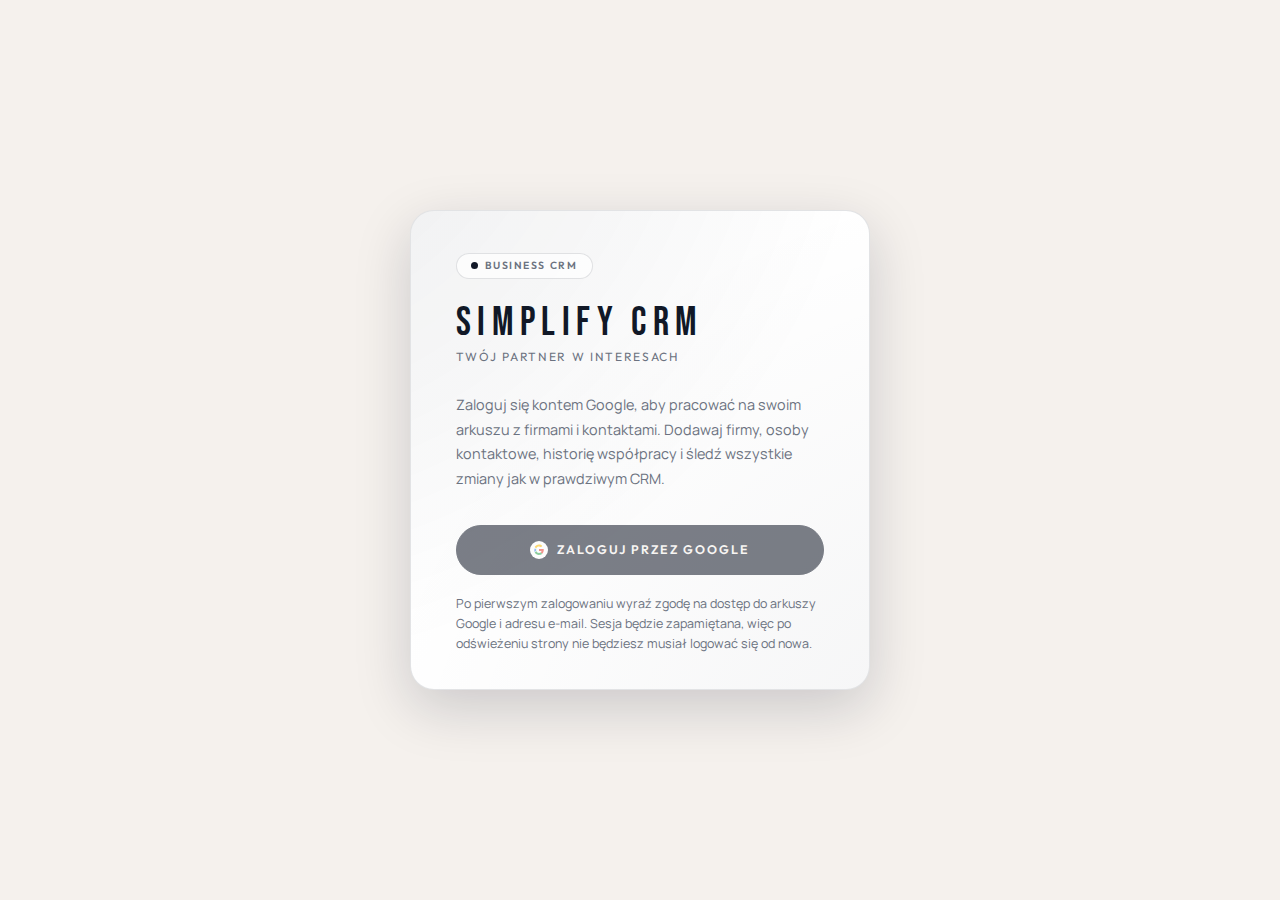
<file: login.html>
<!DOCTYPE html>
<html lang="pl">
<head>
    <meta charset="UTF-8">
    <title>Logowanie - Simplify CRM</title>
    <meta name="viewport" content="width=device-width, initial-scale=1.0">

    <!-- FONTS -->
    <style>
        @import url('https://fonts.googleapis.com/css2?family=Manrope:wght@400;500;600;700&family=Bebas+Neue&family=Outfit:wght@400;500;600;700&display=swap');

        :root {
            --bg-primary: #f5f1ed;
            --surface: #ffffff;
            --text-primary: #111827;
            --text-secondary: #6b7280;
            --border-subtle: rgba(17, 24, 39, 0.12);
            --shadow-soft: 0 18px 55px rgba(15, 23, 42, 0.18);
            --radius-chip: 999px;
        }

        *, *::before, *::after {
            box-sizing: border-box;
            margin: 0;
            padding: 0;
        }

        body {
            font-family: 'Manrope', sans-serif;
            background: var(--bg-primary);
            color: var(--text-primary);
            min-height: 100vh;
            display: flex;
            align-items: center;
            justify-content: center;
            padding: 2.5rem 1.75rem;
        }

        .login-card {
            position: relative;
            width: 100%;
            max-width: 460px;
            background: var(--surface);
            border-radius: 24px;
            border: 1px solid var(--border-subtle);
            padding: 2.6rem 2.8rem 2.2rem;
            box-shadow: var(--shadow-soft);
            overflow: hidden;
        }

        .login-card::before {
            content: '';
            position: absolute;
            inset: -40%;
            background:
                radial-gradient(circle at 0% 0%, rgba(15,23,42,0.10), transparent 55%),
                radial-gradient(circle at 100% 100%, rgba(15,23,42,0.06), transparent 60%);
            opacity: 0.9;
            pointer-events: none;
        }

        .login-inner {
            position: relative;
            z-index: 1;
        }

        .app-pill {
            display: inline-flex;
            align-items: center;
            gap: 0.4rem;
            padding: 0.35rem 0.9rem;
            border-radius: var(--radius-chip);
            border: 1px solid var(--border-subtle);
            background: rgba(255,255,255,0.7);
            font-family: 'Outfit', sans-serif;
            font-size: 0.65rem;
            font-weight: 600;
            letter-spacing: 0.15em;
            text-transform: uppercase;
            color: var(--text-secondary);
            margin-bottom: 1.25rem;
        }

        .app-pill-dot {
            width: 7px;
            height: 7px;
            border-radius: 50%;
            background: var(--text-primary);
        }

        .app-title {
            font-family: 'Bebas Neue', sans-serif;
            font-size: 2.5rem;
            letter-spacing: 0.16em;
            font-weight: 400;
            text-transform: uppercase;
            margin-bottom: 0.15rem;
        }

        .app-subtitle {
            font-family: 'Outfit', sans-serif;
            font-size: 0.75rem;
            text-transform: uppercase;
            letter-spacing: 0.14em;
            color: var(--text-secondary);
            margin-bottom: 1.8rem;
        }

        .app-description {
            font-size: 0.9rem;
            line-height: 1.7;
            color: var(--text-secondary);
            margin-bottom: 2.1rem;
            max-width: 26rem;
        }

        .google-btn {
            width: 100%;
            display: inline-flex;
            align-items: center;
            justify-content: center;
            gap: 0.6rem;
            border-radius: var(--radius-chip);
            border: 1px solid var(--text-primary);
            background: var(--text-primary);
            color: #f5f1ed;
            padding: 0.95rem 1.6rem;
            font-family: 'Outfit', sans-serif;
            font-size: 0.78rem;
            font-weight: 600;
            letter-spacing: 0.16em;
            text-transform: uppercase;
            cursor: pointer;
            transition: transform 0.18s ease, box-shadow 0.18s ease;
        }

        .google-btn span.icon {
            width: 18px;
            height: 18px;
            display: inline-flex;
            align-items: center;
            justify-content: center;
            background: #ffffff;
            border-radius: 50%;
        }

        .google-btn svg {
            width: 12px;
            height: 12px;
            display: block;
        }

        .google-btn:not(:disabled):hover {
            transform: translateY(-1px);
            box-shadow: 0 14px 28px rgba(15,23,42,0.25);
        }

        .google-btn:disabled {
            opacity: 0.55;
            cursor: not-allowed;
        }

        .login-hint {
            margin-top: 1.2rem;
            font-size: 0.78rem;
            line-height: 1.6;
            color: var(--text-secondary);
        }

        .status-message {
            margin-top: 1rem;
            padding: 0.75rem 1rem;
            border-radius: 12px;
            font-size: 0.8rem;
            display: none;
        }

        .status-message.error {
            background: rgba(220, 38, 38, 0.1);
            color: #dc2626;
            border: 1px solid rgba(220, 38, 38, 0.2);
        }

        .status-message.info {
            background: rgba(37, 99, 235, 0.1);
            color: #2563eb;
            border: 1px solid rgba(37, 99, 235, 0.2);
        }

        .status-message.visible {
            display: block;
        }

        .spinner {
            display: inline-block;
            width: 14px;
            height: 14px;
            border: 2px solid var(--border-subtle);
            border-top-color: var(--text-primary);
            border-radius: 50%;
            animation: spin 0.8s linear infinite;
            margin-right: 0.5rem;
            vertical-align: middle;
        }

        @keyframes spin {
            to { transform: rotate(360deg); }
        }

        @media (max-width: 480px) {
            .login-card {
                padding: 2rem 1.6rem 1.9rem;
            }
        }
    </style>
</head>
<body>
    <div class="login-card">
        <div class="login-inner">
            <div class="app-pill">
                <span class="app-pill-dot"></span>
                Business CRM
            </div>
            
            <h1 class="app-title">Simplify CRM</h1>
            <p class="app-subtitle">Twój partner w interesach</p>

            <p class="app-description">
                Zaloguj się kontem Google, aby pracować na swoim arkuszu z firmami i kontaktami.
                Dodawaj firmy, osoby kontaktowe, historię współpracy i śledź wszystkie zmiany jak w prawdziwym CRM.
            </p>

            <button id="loginBtn" class="google-btn" disabled>
                <span class="icon">
                    <svg viewBox="0 0 24 24">
                        <path fill="#EA4335" d="M12 10.2v3.7h5.2c-.2 1.2-.9 2.3-2 3.1l3.3 2.6c1.9-1.8 3-4.4 3-7.4 0-.7-.1-1.3-.2-2H12z"/>
                        <path fill="#34A853" d="M6.6 14.3 5.9 14.8l-2.6 2C5.1 19.9 8.3 21.8 12 21.8c2.7 0 5-.9 6.6-2.4l-3.3-2.6c-.9.6-2 1-3.3 1-2.5 0-4.6-1.7-5.4-4z"/>
                        <path fill="#4A90E2" d="M3.3 8.8C2.8 10 2.5 11.2 2.5 12.5s.3 2.5.8 3.7l3.3-2.6c-.2-.6-.3-1.2-.3-1.9 0-.6.1-1.3.3-1.9L3.3 8.8z"/>
                        <path fill="#FBBC05" d="M12 5.2c1.5 0 2.8.5 3.8 1.4l2.8-2.8C16.9 2.2 14.7 1.2 12 1.2 8.3 1.2 5.1 3.1 3.3 6.2l3.3 2.6c.8-2.3 2.9-3.6 5.4-3.6z"/>
                    </svg>
                </span>
                <span id="loginBtnText">Zaloguj przez Google</span>
            </button>

            <div id="statusMessage" class="status-message"></div>

            <p class="login-hint">
                Po pierwszym zalogowaniu wyraź zgodę na dostęp do arkuszy Google i adresu e-mail.
                Sesja będzie zapamiętana, więc po odświeżeniu strony nie będziesz musiał logować się od nowa.
            </p>
        </div>
    </div>

    <!-- Google APIs -->
    <script src="https://apis.google.com/js/api.js" async defer></script>
    <script src="https://accounts.google.com/gsi/client" async defer></script>

    <!-- Login Logic -->
    <script type="module">
        import { CONFIG } from './shared/config.js';
        import { AuthService } from './shared/auth.js';

        // Sprawdź czy użytkownik jest już zalogowany
        if (AuthService.isAuthenticated()) {
            console.log('✓ Użytkownik już zalogowany - przekierowanie na dashboard');
            AuthService.redirectToDashboard();
        }

        let gapiInited = false;
        let gisInited = false;
        let tokenClient;

        const loginBtn = document.getElementById('loginBtn');
        const loginBtnText = document.getElementById('loginBtnText');
        const statusMessage = document.getElementById('statusMessage');

        /**
         * Pokazuje status message
         */
        function showStatus(message, type = 'info') {
            statusMessage.textContent = message;
            statusMessage.className = `status-message visible ${type}`;
            setTimeout(() => {
                statusMessage.classList.remove('visible');
            }, 5000);
        }

        /**
         * GAPI loaded callback
         */
        window.gapiLoaded = function() {
            console.log('✓ Google API (gapi) loaded');
            gapi.load('client', initializeGapiClient);
        };

        /**
         * Initialize GAPI client
         */
        async function initializeGapiClient() {
            try {
                await AuthService.initializeGoogleAPIs();
                gapiInited = true;
                console.log('✓ GAPI client initialized');
                maybeEnableButton();
            } catch (error) {
                console.error('✗ Błąd inicjalizacji GAPI:', error);
                showStatus('Błąd ładowania Google API', 'error');
            }
        }

        /**
         * GIS loaded callback
         */
        window.gisLoaded = function() {
            console.log('✓ Google Identity Services (GIS) loaded');
            try {
                tokenClient = AuthService.initializeTokenClient(handleAuthCallback);
                gisInited = true;
                console.log('✓ GIS token client initialized');
                maybeEnableButton();
            } catch (error) {
                console.error('✗ Błąd inicjalizacji GIS:', error);
                showStatus('Błąd konfiguracji logowania', 'error');
            }
        };

        /**
         * Enable button when both APIs are ready
         */
        function maybeEnableButton() {
            if (gapiInited && gisInited) {
                loginBtn.disabled = false;
                console.log('✓ Przycisk logowania aktywny');
            }
        }

        /**
         * Handle authorization callback
         */
        async function handleAuthCallback(response) {
            if (response.error !== undefined) {
                console.error('Błąd autoryzacji:', response);
                showStatus('Błąd logowania: ' + response.error, 'error');
                resetButton();
                return;
            }

            try {
                // Pobierz access token
                let accessToken = response.access_token;
                if (!accessToken && gapi.client.getToken()) {
                    accessToken = gapi.client.getToken().access_token;
                }

                if (!accessToken) {
                    throw new Error('Brak access token');
                }

                // Ustaw token w GAPI
                gapi.client.setToken({ access_token: accessToken });

                // Pobierz informacje o użytkowniku
                showStatus('Pobieranie danych użytkownika...', 'info');
                const userInfo = await AuthService.getUserInfo(accessToken);
                const email = userInfo.email || '';

                // Zapisz sesję
                const expiresIn = response.expires_in || 3600;
                AuthService.saveSession(accessToken, email, expiresIn);

                console.log('✓ Logowanie zakończone sukcesem:', email);
                showStatus('Logowanie zakończone - przekierowanie...', 'info');

                // Przekieruj na dashboard po 1 sekundzie
                setTimeout(() => {
                    // Sprawdź czy był returnUrl
                    const returnUrl = sessionStorage.getItem('returnUrl');
                    if (returnUrl) {
                        sessionStorage.removeItem('returnUrl');
                        window.location.href = returnUrl;
                    } else {
                        AuthService.redirectToDashboard();
                    }
                }, 1000);

            } catch (error) {
                console.error('Błąd podczas logowania:', error);
                showStatus('Błąd podczas logowania: ' + error.message, 'error');
                resetButton();
            }
        }

        /**
         * Reset button state
         */
        function resetButton() {
            loginBtn.disabled = false;
            loginBtnText.innerHTML = 'Zaloguj przez Google';
        }

        /**
         * Handle login button click
         */
        loginBtn.addEventListener('click', async function() {
            if (!tokenClient) {
                showStatus('Token client nie jest gotowy', 'error');
                return;
            }

            // Disable button and show loading
            loginBtn.disabled = true;
            loginBtnText.innerHTML = '<span class="spinner"></span>Logowanie...';

            try {
                // Check if already has a valid token
                const existingToken = gapi.client.getToken();
                if (existingToken === null) {
                    // Request new token with consent
                    tokenClient.requestAccessToken({ prompt: 'consent' });
                } else {
                    // Request new token without consent
                    tokenClient.requestAccessToken({ prompt: '' });
                }
            } catch (error) {
                console.error('Błąd requestAccessToken:', error);
                showStatus('Błąd autoryzacji', 'error');
                resetButton();
            }
        });

        // Timeout dla ładowania bibliotek
        setTimeout(() => {
            if (!gapiInited || !gisInited) {
                loginBtn.disabled = true;
                loginBtnText.textContent = '⚠️ Błąd ładowania';
                showStatus('Nie udało się załadować bibliotek Google. Sprawdź połączenie.', 'error');
            }
        }, 10000);

        // Wywołaj funkcje jeśli skrypty już załadowane
        if (typeof gapi !== 'undefined') {
            window.gapiLoaded();
        }
        if (typeof google !== 'undefined' && google.accounts) {
            window.gisLoaded();
        }
    </script>
</body>
</html>
</file>
